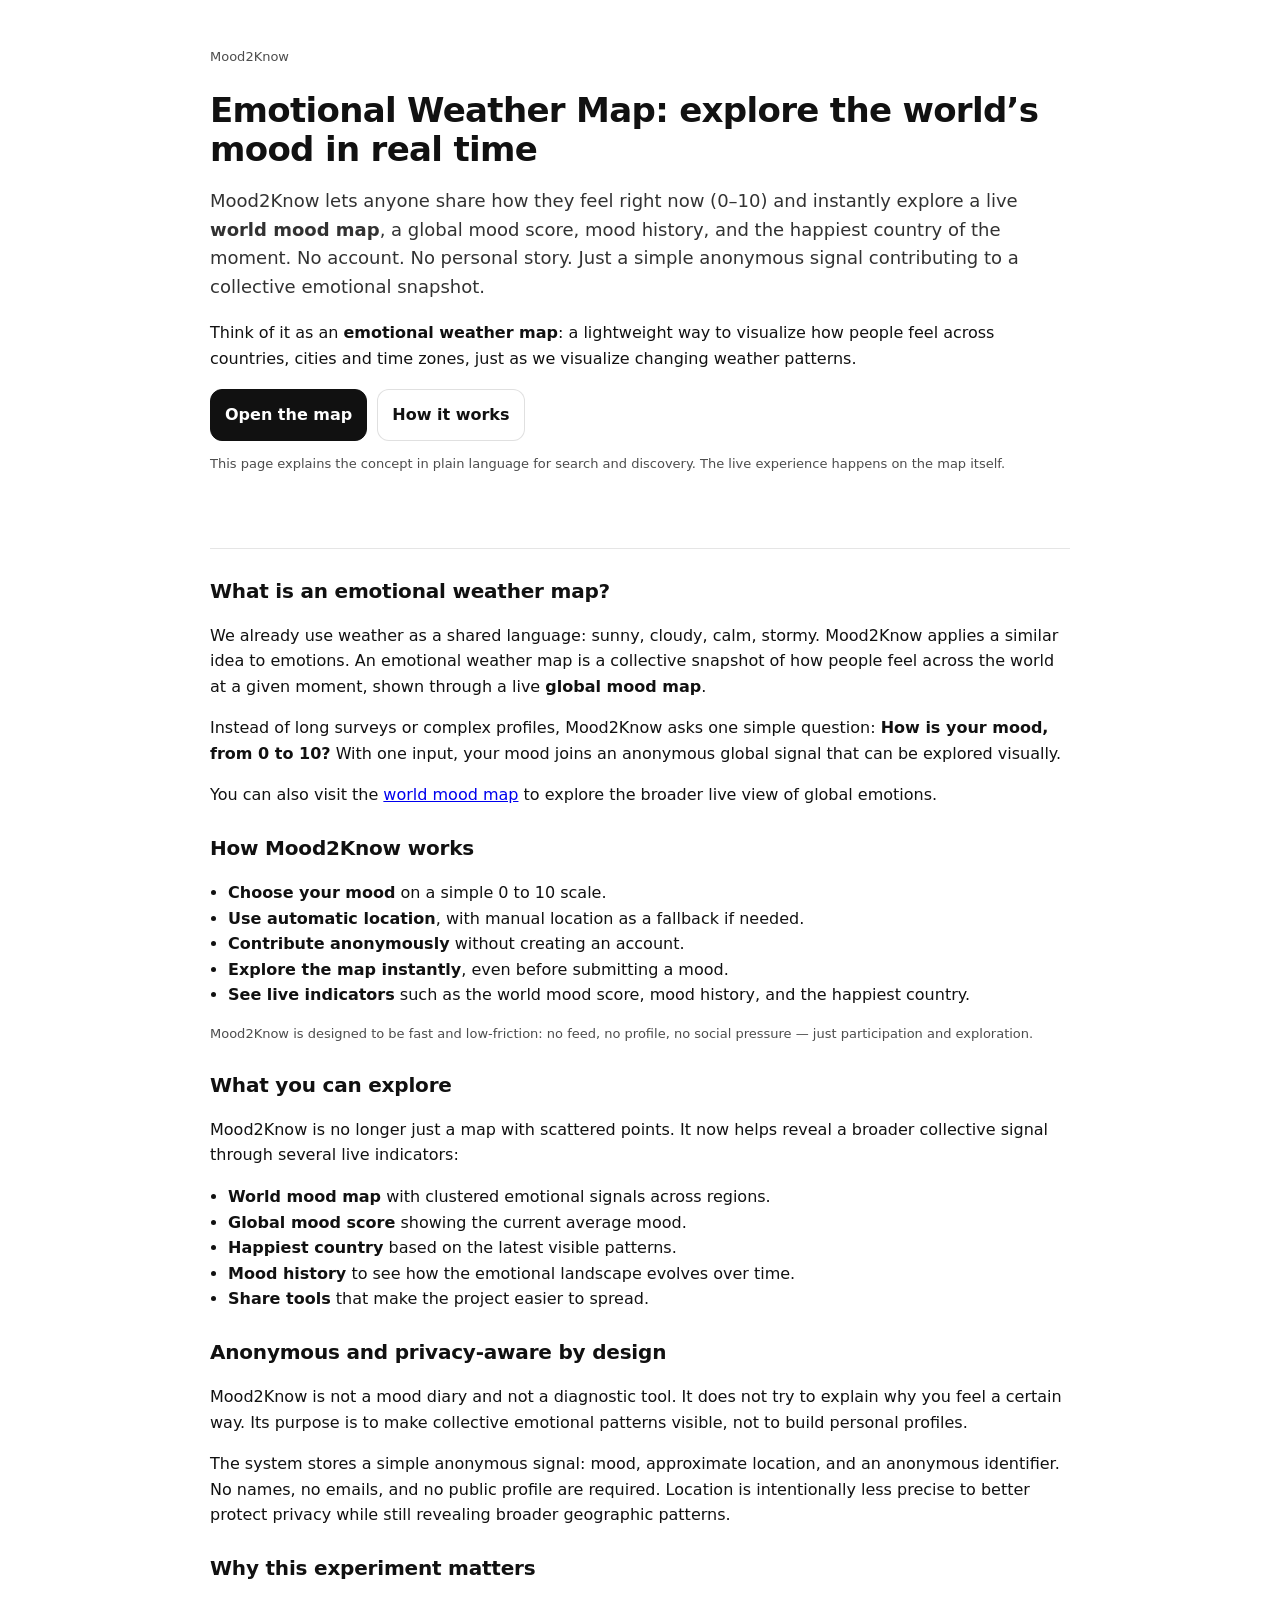
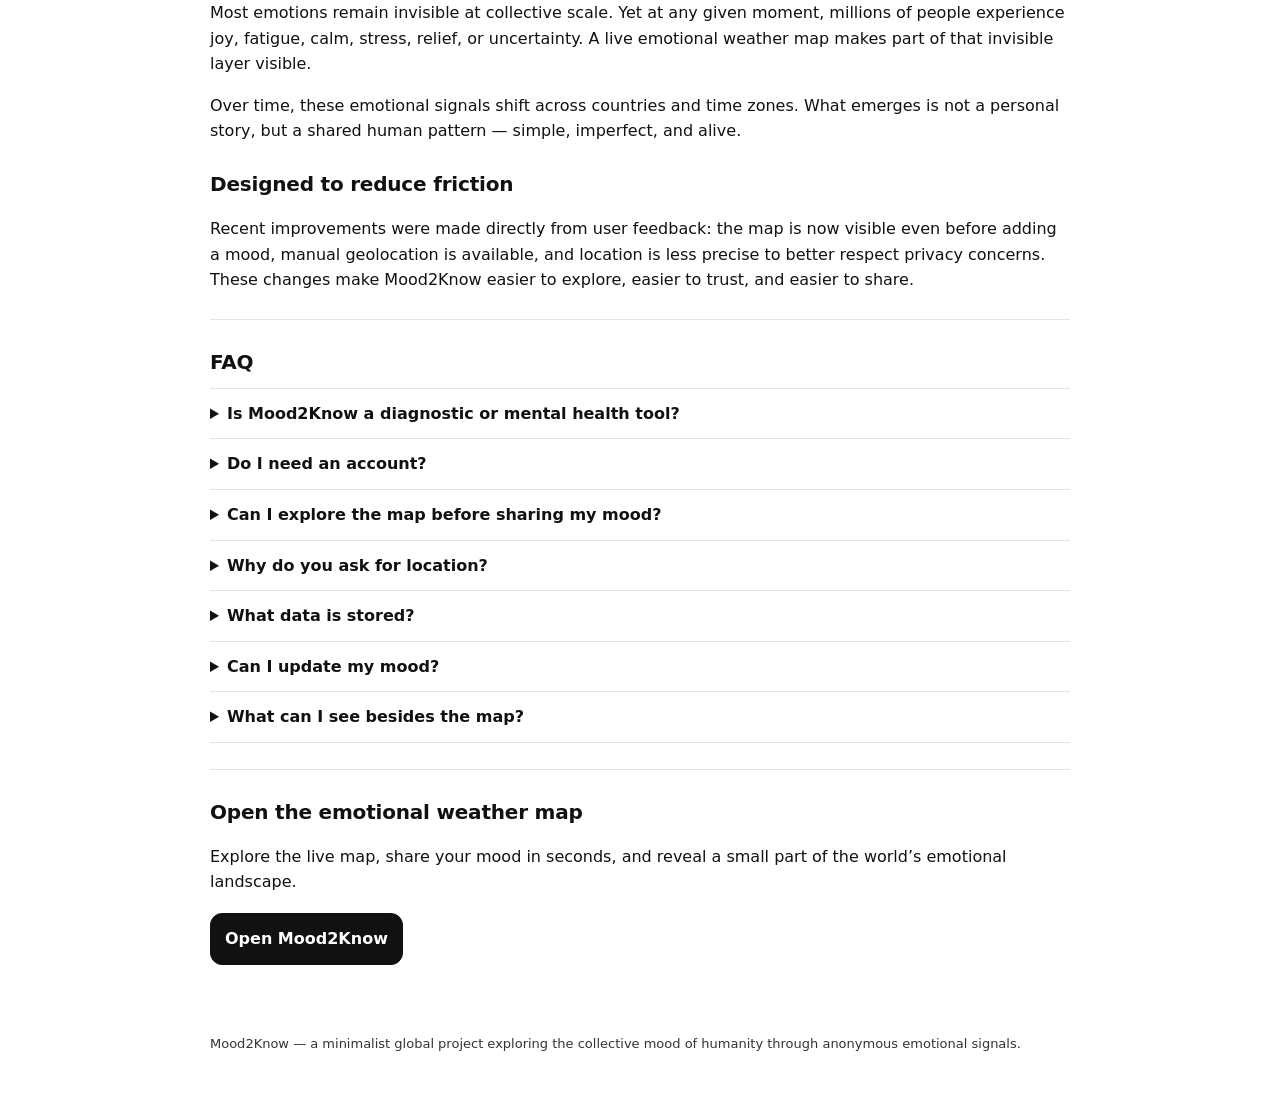
<file: emotional-weather-map.html>
<!doctype html>
<html lang="en">
<head>
<meta charset="utf-8">
<meta name="viewport" content="width=device-width, initial-scale=1">

<title>Emotional Weather Map & Live World Mood Map | Mood2Know</title>

<meta name="description" content="Explore a live emotional weather map built from anonymous mood signals. Share your mood in one click, view the global mood score, mood history, and the happiest country in real time.">

<meta name="robots" content="index,follow,max-snippet:-1,max-image-preview:large,max-video-preview:-1">

<link rel="canonical" href="https://mood2know.com/emotional-weather-map.html">

<!-- Open Graph -->
<meta property="og:title" content="Emotional Weather Map — explore the world’s mood in real time">
<meta property="og:description" content="Share your mood anonymously and explore a live world mood map, global mood score, mood history, and the happiest country.">
<meta property="og:type" content="article">
<meta property="og:url" content="https://mood2know.com/emotional-weather-map.html">
<meta property="og:site_name" content="Mood2Know">
<meta property="og:image" content="https://mood2know.com/og.jpg">

<!-- Twitter -->
<meta name="twitter:card" content="summary_large_image">
<meta name="twitter:title" content="Emotional Weather Map — explore the world’s mood in real time">
<meta name="twitter:description" content="A live emotional weather map built from anonymous mood signals, with global score, mood history, and happiest country.">
<meta name="twitter:image" content="https://mood2know.com/og.jpg">

<style>
:root { color-scheme: light; }

body{
  margin:0;
  font:16px system-ui, -apple-system, Segoe UI, Roboto, Helvetica, Arial, sans-serif;
  line-height:1.6;
  background:#fff;
  color:#111;
}

header, main, footer{
  max-width:860px;
  margin:auto;
  padding:24px 18px;
}

header{
  padding-top:34px;
  padding-bottom:10px;
}

.kicker{
  font-size:13px;
  opacity:.75;
  margin-bottom:10px;
}

h1{
  font-size:34px;
  line-height:1.15;
  margin-bottom:12px;
  letter-spacing:-0.02em;
}

.sub{
  font-size:18px;
  opacity:.86;
  margin-bottom:18px;
}

.cta{
  display:flex;
  gap:10px;
  flex-wrap:wrap;
  margin:18px 0 8px;
}

a.button{
  display:inline-block;
  padding:12px 14px;
  border-radius:12px;
  text-decoration:none;
  font-weight:650;
  border:1px solid rgba(0,0,0,.12);
}

a.primary{
  background:#111;
  color:#fff;
  border-color:#111;
}

a.secondary{
  background:#fff;
  color:#111;
}

hr{
  border:0;
  border-top:1px solid rgba(0,0,0,.10);
  margin:26px 0;
}

h2{
  font-size:20px;
  margin:24px 0 10px;
  letter-spacing:-0.01em;
}

ul{
  padding-left:18px;
}

.note{
  font-size:13px;
  opacity:.75;
}

footer{
  padding-bottom:34px;
  opacity:.85;
  font-size:13px;
}

.faq details{
  border-top:1px solid rgba(0,0,0,.10);
  padding:12px 0;
}

.faq details:last-child{
  border-bottom:1px solid rgba(0,0,0,.10);
}

.faq summary{
  cursor:pointer;
  font-weight:650;
}
</style>

<!-- JSON-LD -->
<script type="application/ld+json">
{
  "@context":"https://schema.org",
  "@type":"WebPage",
  "name":"Emotional Weather Map — Mood2Know",
  "url":"https://mood2know.com/emotional-weather-map.html",
  "description":"Mood2Know is an emotional weather map where people share their mood anonymously in one click and explore global emotional patterns, a world mood score, mood history, and the happiest country in real time.",
  "isPartOf":{
    "@type":"WebSite",
    "name":"Mood2Know",
    "url":"https://mood2know.com/"
  }
}
</script>

</head>

<body>

<header>

<p class="kicker">Mood2Know</p>

<h1>Emotional Weather Map: explore the world’s mood in real time</h1>

<p class="sub">
Mood2Know lets anyone share how they feel right now (0–10) and instantly explore a live <strong>world mood map</strong>, a global mood score, mood history, and the happiest country of the moment.
No account. No personal story. Just a simple anonymous signal contributing to a collective emotional snapshot.
</p>

<p>
Think of it as an <strong>emotional weather map</strong>: a lightweight way to visualize how people feel across countries, cities and time zones, just as we visualize changing weather patterns.
</p>

<div class="cta">
  <a class="button primary" href="/">Open the map</a>
  <a class="button secondary" href="#how-it-works">How it works</a>
</div>

<p class="note">
This page explains the concept in plain language for search and discovery. The live experience happens on the map itself.
</p>

</header>

<main>

<hr>

<h2>What is an emotional weather map?</h2>

<p>
We already use weather as a shared language: sunny, cloudy, calm, stormy. Mood2Know applies a similar idea to emotions.
An emotional weather map is a collective snapshot of how people feel across the world at a given moment, shown through a live <strong>global mood map</strong>.
</p>

<p>
Instead of long surveys or complex profiles, Mood2Know asks one simple question:
<strong>How is your mood, from 0 to 10?</strong>
With one input, your mood joins an anonymous global signal that can be explored visually.
</p>

<p>
You can also visit the
<a href="/world-mood-map.html">world mood map</a>
to explore the broader live view of global emotions.
</p>

<h2 id="how-it-works">How Mood2Know works</h2>

<ul>
  <li><strong>Choose your mood</strong> on a simple 0 to 10 scale.</li>
  <li><strong>Use automatic location</strong>, with manual location as a fallback if needed.</li>
  <li><strong>Contribute anonymously</strong> without creating an account.</li>
  <li><strong>Explore the map instantly</strong>, even before submitting a mood.</li>
  <li><strong>See live indicators</strong> such as the world mood score, mood history, and the happiest country.</li>
</ul>

<p class="note">
Mood2Know is designed to be fast and low-friction: no feed, no profile, no social pressure — just participation and exploration.
</p>

<h2>What you can explore</h2>

<p>
Mood2Know is no longer just a map with scattered points. It now helps reveal a broader collective signal through several live indicators:
</p>

<ul>
  <li><strong>World mood map</strong> with clustered emotional signals across regions.</li>
  <li><strong>Global mood score</strong> showing the current average mood.</li>
  <li><strong>Happiest country</strong> based on the latest visible patterns.</li>
  <li><strong>Mood history</strong> to see how the emotional landscape evolves over time.</li>
  <li><strong>Share tools</strong> that make the project easier to spread.</li>
</ul>

<h2>Anonymous and privacy-aware by design</h2>

<p>
Mood2Know is not a mood diary and not a diagnostic tool. It does not try to explain why you feel a certain way. Its purpose is to make collective emotional patterns visible, not to build personal profiles.
</p>

<p>
The system stores a simple anonymous signal: mood, approximate location, and an anonymous identifier.
No names, no emails, and no public profile are required.
Location is intentionally less precise to better protect privacy while still revealing broader geographic patterns.
</p>

<h2>Why this experiment matters</h2>

<p>
Most emotions remain invisible at collective scale. Yet at any given moment, millions of people experience joy, fatigue, calm, stress, relief, or uncertainty.
A live emotional weather map makes part of that invisible layer visible.
</p>

<p>
Over time, these emotional signals shift across countries and time zones.
What emerges is not a personal story, but a shared human pattern — simple, imperfect, and alive.
</p>

<h2>Designed to reduce friction</h2>

<p>
Recent improvements were made directly from user feedback: the map is now visible even before adding a mood, manual geolocation is available, and location is less precise to better respect privacy concerns.
These changes make Mood2Know easier to explore, easier to trust, and easier to share.
</p>

<hr>

<section class="faq" aria-label="FAQ">

<h2>FAQ</h2>

<details>
  <summary>Is Mood2Know a diagnostic or mental health tool?</summary>
  <p>No. Mood2Know does not diagnose, analyze or interpret individual emotions. It simply visualizes anonymous mood signals at a collective level.</p>
</details>

<details>
  <summary>Do I need an account?</summary>
  <p>No. Participation is intentionally frictionless and does not require account creation.</p>
</details>

<details>
  <summary>Can I explore the map before sharing my mood?</summary>
  <p>Yes. The map is visible even before you contribute, so you can explore the experience first.</p>
</details>

<details>
  <summary>Why do you ask for location?</summary>
  <p>Location helps place each mood on the world map. It can be provided automatically or manually, and is intentionally less precise to better protect privacy.</p>
</details>

<details>
  <summary>What data is stored?</summary>
  <p>A mood value, an approximate location, and an anonymous identifier. No name, no email, and no personal profile are required.</p>
</details>

<details>
  <summary>Can I update my mood?</summary>
  <p>Yes. Submitting again updates your latest mood for your anonymous identifier.</p>
</details>

<details>
  <summary>What can I see besides the map?</summary>
  <p>You can also explore live indicators such as the global mood score, mood history, and the happiest country.</p>
</details>

</section>

<hr>

<h2>Open the emotional weather map</h2>

<p>
Explore the live map, share your mood in seconds, and reveal a small part of the world’s emotional landscape.
</p>

<div class="cta">
  <a class="button primary" href="/">Open Mood2Know</a>
</div>

</main>

<footer>

<p>
Mood2Know — a minimalist global project exploring the collective mood of humanity through anonymous emotional signals.
</p>

</footer>

</body>
</html>
</file>
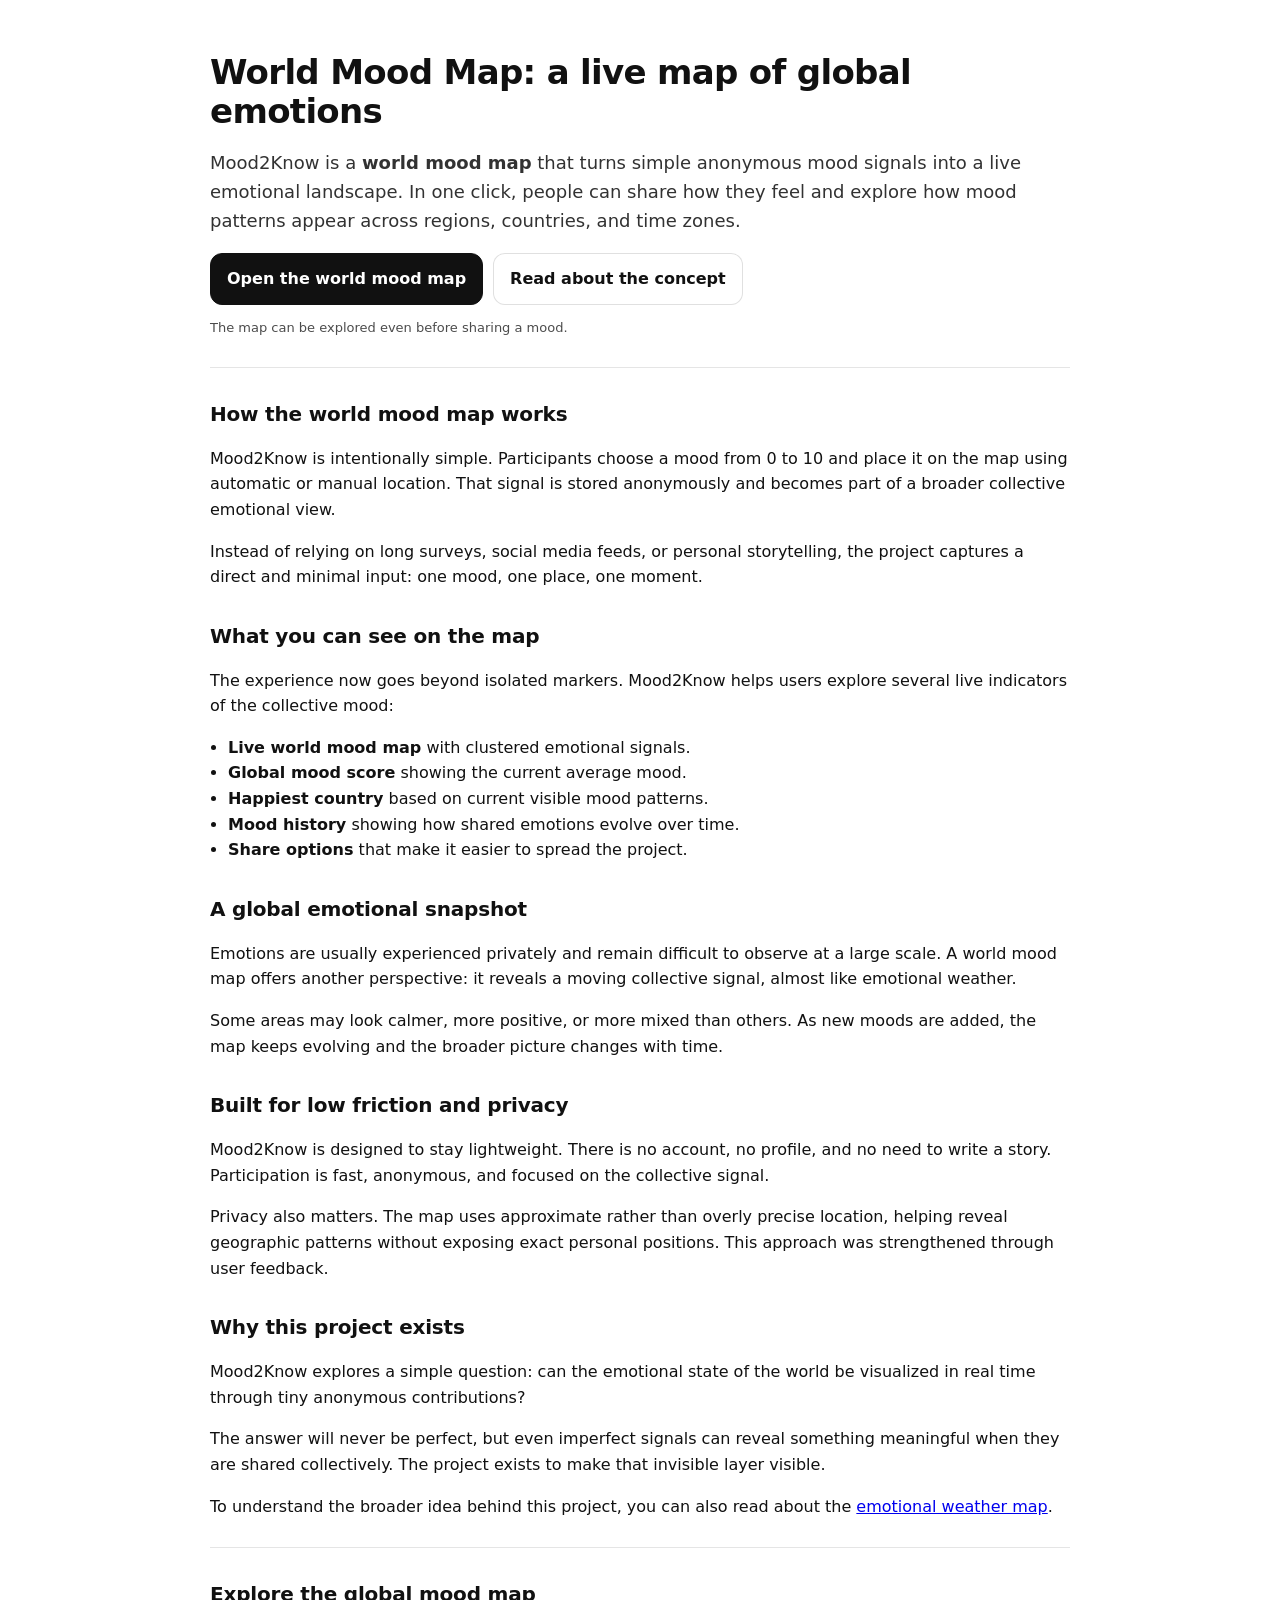
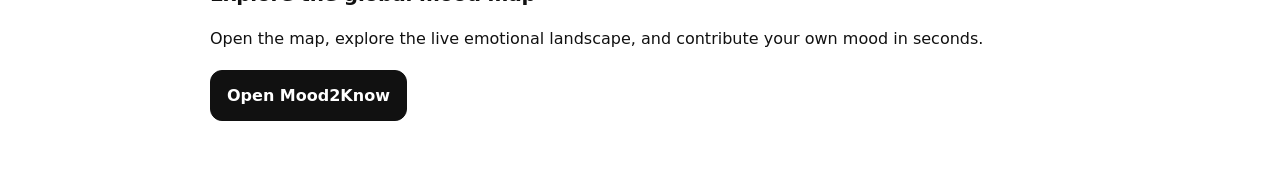
<file: world-mood-map.html>
<!doctype html>
<html lang="en">
<head>
<meta charset="utf-8">
<meta name="viewport" content="width=device-width, initial-scale=1">

<title>World Mood Map in Real Time | Mood2Know</title>

<meta name="description" content="Explore a live world mood map built from anonymous mood signals. Mood2Know reveals the global mood score, mood history, and the happiest country in real time.">

<link rel="canonical" href="https://mood2know.com/world-mood-map.html">

<meta name="robots" content="index,follow,max-snippet:-1,max-image-preview:large,max-video-preview:-1">

<meta property="og:title" content="World Mood Map — explore global emotions in real time">
<meta property="og:description" content="A live world mood map built from anonymous mood signals, with global score, mood history, and the happiest country.">
<meta property="og:type" content="article">
<meta property="og:url" content="https://mood2know.com/world-mood-map.html">
<meta property="og:image" content="https://mood2know.com/og.jpg">
<meta property="og:site_name" content="Mood2Know">

<meta name="twitter:card" content="summary_large_image">
<meta name="twitter:title" content="World Mood Map — explore global emotions in real time">
<meta name="twitter:description" content="A live map showing how people feel across the world, with global score, mood history, and happiest country.">
<meta name="twitter:image" content="https://mood2know.com/og.jpg">

<style>
:root { color-scheme: light; }

body{
  margin:0;
  font:16px system-ui, -apple-system, Segoe UI, Roboto, Helvetica, Arial, sans-serif;
  line-height:1.6;
  background:#fff;
  color:#111;
}

main{
  max-width:860px;
  margin:auto;
  padding:30px 20px 40px;
}

h1{
  font-size:34px;
  line-height:1.15;
  letter-spacing:-0.02em;
  margin-bottom:12px;
}

h2{
  margin-top:30px;
  margin-bottom:10px;
  font-size:20px;
  letter-spacing:-0.01em;
}

.sub{
  font-size:18px;
  opacity:.86;
}

.cta{
  display:flex;
  gap:10px;
  flex-wrap:wrap;
  margin:18px 0 8px;
}

a.button{
  display:inline-block;
  padding:12px 16px;
  border-radius:12px;
  text-decoration:none;
  font-weight:600;
  border:1px solid rgba(0,0,0,.12);
}

a.primary{
  background:#111;
  color:#fff;
  border-color:#111;
}

a.secondary{
  background:#fff;
  color:#111;
}

hr{
  border:0;
  border-top:1px solid rgba(0,0,0,.10);
  margin:28px 0;
}

ul{
  padding-left:18px;
}

.note{
  font-size:13px;
  opacity:.75;
}
</style>

<script type="application/ld+json">
{
  "@context":"https://schema.org",
  "@type":"WebPage",
  "name":"World Mood Map — Mood2Know",
  "url":"https://mood2know.com/world-mood-map.html",
  "description":"Mood2Know is a live world mood map where people share their mood anonymously and explore global emotional patterns, a world mood score, mood history, and the happiest country in real time.",
  "isPartOf":{
    "@type":"WebSite",
    "name":"Mood2Know",
    "url":"https://mood2know.com/"
  }
}
</script>

</head>

<body>

<main>

<h1>World Mood Map: a live map of global emotions</h1>

<p class="sub">
Mood2Know is a <strong>world mood map</strong> that turns simple anonymous mood signals into a live emotional landscape.
In one click, people can share how they feel and explore how mood patterns appear across regions, countries, and time zones.
</p>

<div class="cta">
  <a class="button primary" href="https://mood2know.com/">Open the world mood map</a>
  <a class="button secondary" href="/emotional-weather-map.html">Read about the concept</a>
</div>

<p class="note">
The map can be explored even before sharing a mood.
</p>

<hr>

<h2>How the world mood map works</h2>

<p>
Mood2Know is intentionally simple. Participants choose a mood from 0 to 10 and place it on the map using automatic or manual location.
That signal is stored anonymously and becomes part of a broader collective emotional view.
</p>

<p>
Instead of relying on long surveys, social media feeds, or personal storytelling, the project captures a direct and minimal input:
one mood, one place, one moment.
</p>

<h2>What you can see on the map</h2>

<p>
The experience now goes beyond isolated markers. Mood2Know helps users explore several live indicators of the collective mood:
</p>

<ul>
  <li><strong>Live world mood map</strong> with clustered emotional signals.</li>
  <li><strong>Global mood score</strong> showing the current average mood.</li>
  <li><strong>Happiest country</strong> based on current visible mood patterns.</li>
  <li><strong>Mood history</strong> showing how shared emotions evolve over time.</li>
  <li><strong>Share options</strong> that make it easier to spread the project.</li>
</ul>

<h2>A global emotional snapshot</h2>

<p>
Emotions are usually experienced privately and remain difficult to observe at a large scale.
A world mood map offers another perspective: it reveals a moving collective signal, almost like emotional weather.
</p>

<p>
Some areas may look calmer, more positive, or more mixed than others.
As new moods are added, the map keeps evolving and the broader picture changes with time.
</p>

<h2>Built for low friction and privacy</h2>

<p>
Mood2Know is designed to stay lightweight.
There is no account, no profile, and no need to write a story.
Participation is fast, anonymous, and focused on the collective signal.
</p>

<p>
Privacy also matters. The map uses approximate rather than overly precise location, helping reveal geographic patterns without exposing exact personal positions.
This approach was strengthened through user feedback.
</p>

<h2>Why this project exists</h2>

<p>
Mood2Know explores a simple question:
can the emotional state of the world be visualized in real time through tiny anonymous contributions?
</p>

<p>
The answer will never be perfect, but even imperfect signals can reveal something meaningful when they are shared collectively.
The project exists to make that invisible layer visible.
</p>

<p>
To understand the broader idea behind this project, you can also read about the
<a href="/emotional-weather-map.html">emotional weather map</a>.
</p>

<hr>

<h2>Explore the global mood map</h2>

<p>
Open the map, explore the live emotional landscape, and contribute your own mood in seconds.
</p>

<div class="cta">
  <a class="button primary" href="https://mood2know.com/">Open Mood2Know</a>
</div>

</main>

</body>
</html>
</file>
